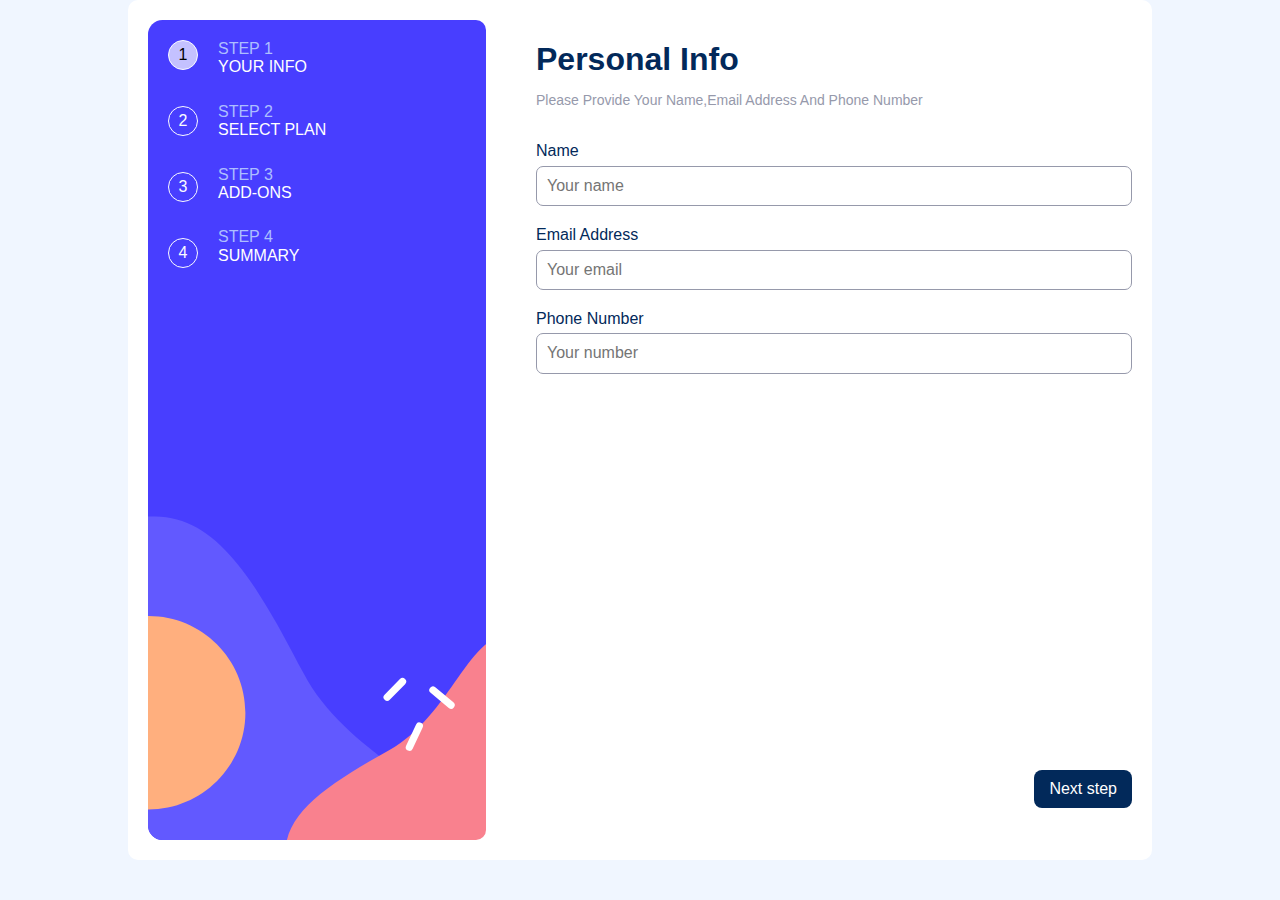
<file: index.html>
<!DOCTYPE html>
<html lang="en">
  <head>
    <meta charset="UTF-8" />
    <meta http-equiv="X-UA-Compatible" content="IE=edge" />
    <meta name="viewport" content="width=device-width, initial-scale=1.0" />
    <title>Good Steps</title>
    <link rel="stylesheet" href="style.css/normalize.css" />
    <link rel="stylesheet" href="style.css/framework.css" />
    <link rel="stylesheet" href="style.css/style.css" />
    <!-- <link rel="stylesheet" href="https://fonts.google.com/specimen/Ubuntu" /> -->
  </head>
  <body>
    <div class="container">
      <div class="side-bar">
        <ul class="numbers">
          <li class="active">1</li>
          <li>2</li>
          <li>3</li>
          <li>4</li>
        </ul>
        <ul class="info">
          <li>
            <span>step 1</span>
            <p>your info</p>
          </li>
          <li>
            <span>step 2</span>
            <p>select plan</p>
          </li>
          <li>
            <span>step 3</span>
            <p>add-ons</p>
          </li>
          <li>
            <span>step 4</span>
            <p>summary</p>
          </li>
        </ul>
      </div>
      <div class="content">
        <h1 class="special">personal info</h1>
        <p>please provide your name,email address and phone number</p>
        <form class="input1" action="plan/index.html">
          <label for="name">name</label>
          <input type="text" id="name" placeholder="Your name" required />
          <label for="mail">email address</label>
          <input type="email" id="mail" placeholder="Your email" required />
          <label for="phone">phone number</label>
          <input type="text" id="phone" placeholder="Your number" required />
        </form>
        <div class="btn1">
          <span><a class="link1" href="#">Next step</a></span>
          <span style="display: none">Go Back</span>
        </div>
      </div>
      <div class="btn2">
        <span>Next step</span>
        <span class="d-none">Go Back</span>
      </div>
    </div>
    <script src="js/main.js"></script>
  </body>
</html>
</file>
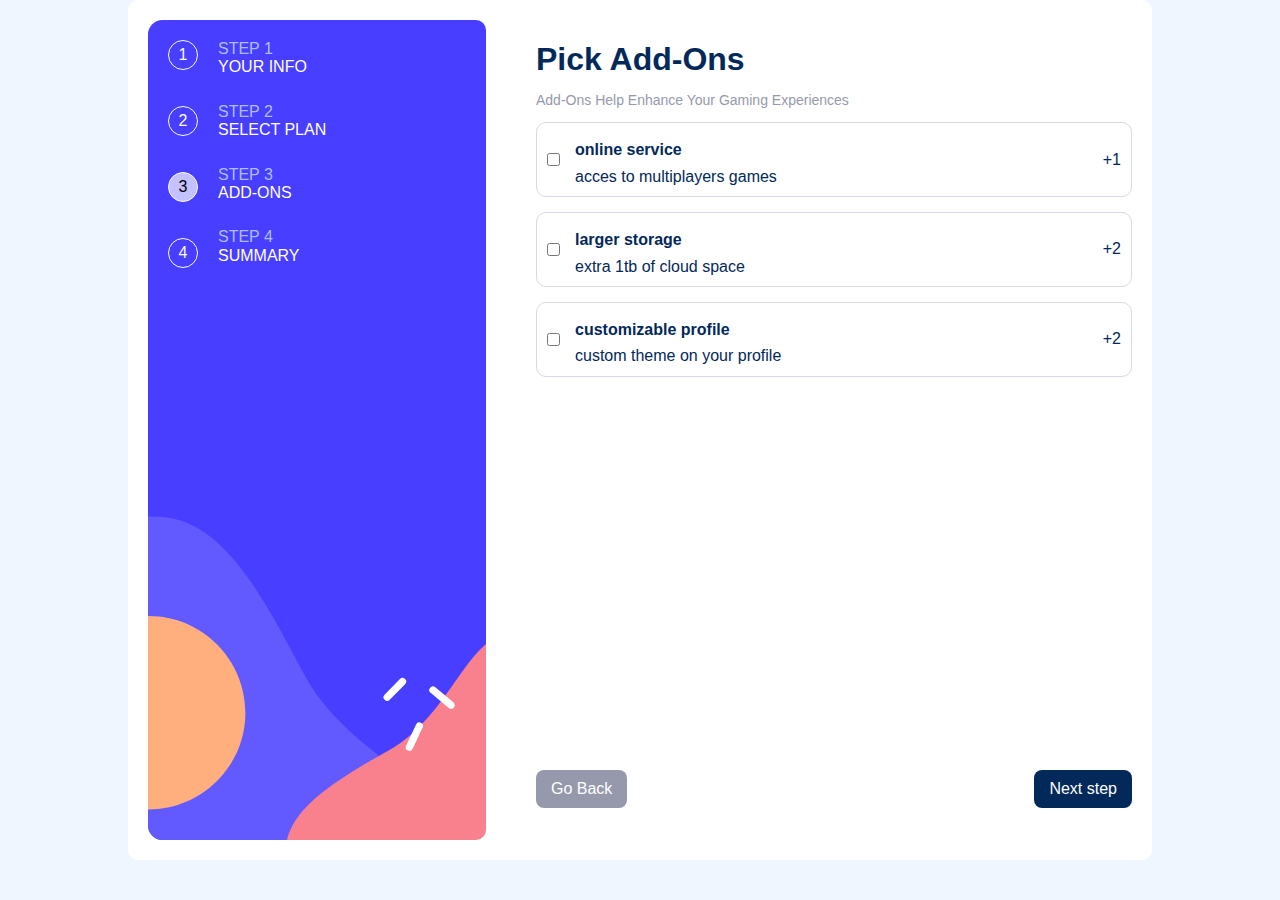
<file: add/index.html>
<!DOCTYPE html>
<html lang="en">
  <head>
    <meta charset="UTF-8" />
    <meta http-equiv="X-UA-Compatible" content="IE=edge" />
    <meta name="viewport" content="width=device-width, initial-scale=1.0" />
    <title>Good Steps</title>
    <link rel="stylesheet" href="../style.css/normalize.css" />
    <link rel="stylesheet" href="../style.css/framework.css" />
    <link rel="stylesheet" href="../style.css/style.css" />
    <link rel="stylesheet" href="https://fonts.google.com/specimen/Ubuntu" />
  </head>
  <body>
    <div class="container">
      <div class="side-bar">
        <ul class="numbers">
          <li>1</li>
          <li>2</li>
          <li class="active">3</li>
          <li>4</li>
        </ul>
        <ul class="info">
          <li>
            <span>step 1</span>
            <p>your info</p>
          </li>
          <li>
            <span>step 2</span>
            <p>select plan</p>
          </li>
          <li>
            <span>step 3</span>
            <p>add-ons</p>
          </li>
          <li>
            <span>step 4</span>
            <p>summary</p>
          </li>
        </ul>
      </div>
      <div class="content">
        <h1 class="special">pick add-ons</h1>
        <p>add-ons help enhance your gaming experiences</p>
        <div class="row">
          <label for="check1">
          <div class="detail">
            <input data-num="1" type="checkbox" checked id="check1"/>
            <div>
              <p data-num="1">online service</p>
              <span>acces to multiplayers games</span>
            </div>
          </div></label>
          <div>+<span class="price">1</span><span class="timing">$/mo</span></div>
        </div>
        <div class="row">
          <label for="check2">
          <div class="detail">
            <input data-num="2" type="checkbox" checked id="check2"/>
            <div>
              <p data-num="2">larger storage</p>
              <span>extra 1tb of cloud space</span>
            </div>
          </div></label>
          <div>+<span class="price">2</span><span class="timing">$/mo</span></div>
        </div>
        <div class="row">
          <label for="check3">
          <div class="detail">
            <input data-num="3" type="checkbox" id="check3"/>
            <div>
              <p data-num="3">customizable profile</p>
              <span>custom theme on your profile</span>
            </div>
          </div>
        </label>
          <div>+<span class="price">2</span><span class="timing">$/mo</span></div>
        </div>
        <div class="btn1">
          <span><a href="../sum/index.html">Next step</a></span>
          <span><a href="../plan/index.html">Go Back</a></span>
        </div>
      </div>
      <div class="btn2">
        <span>Next step</span>
        <span>Go Back</span>
      </div>
    </div>
    <script src="../js/main-add.js"></script>
  </body>
</html>
</file>
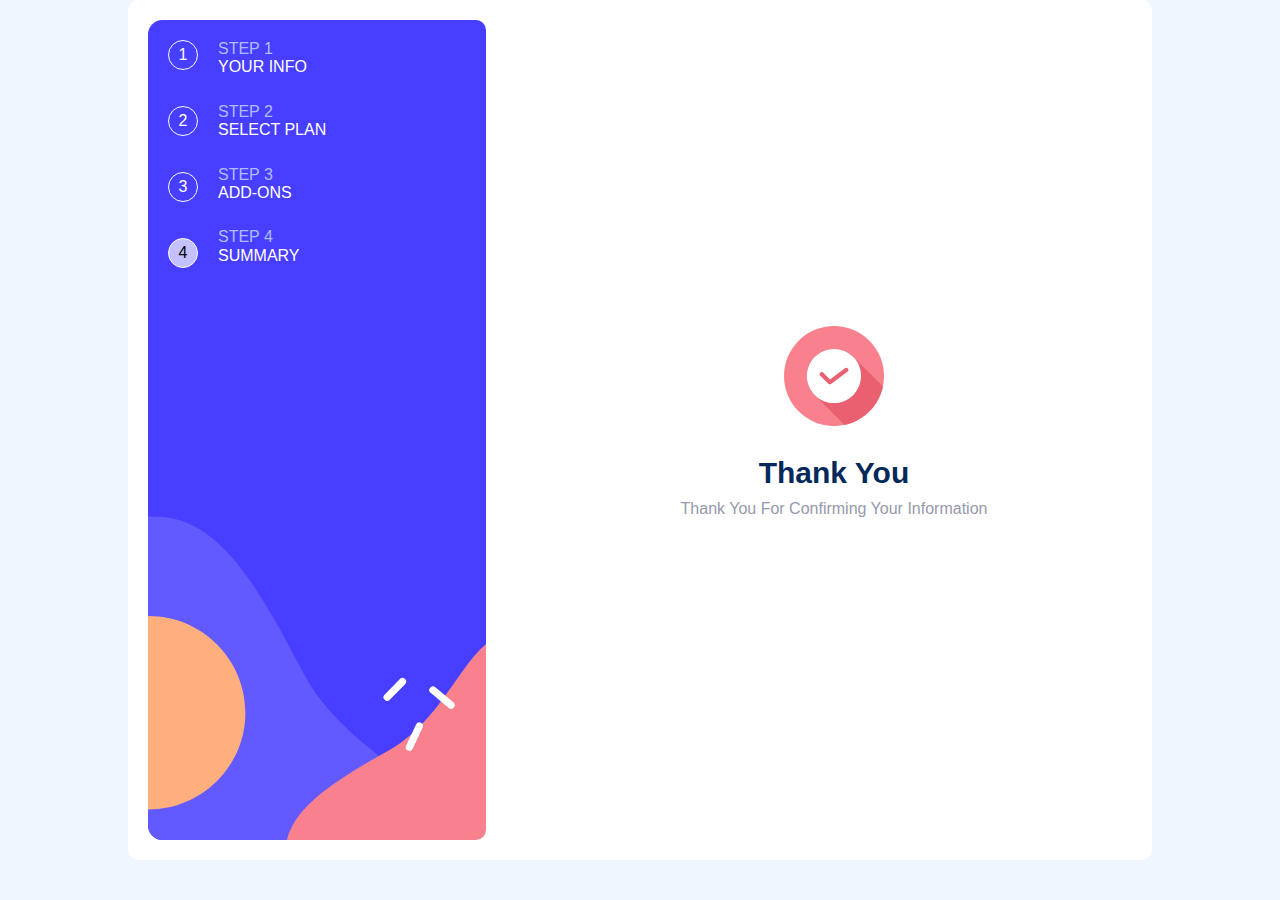
<file: confirm/index.html>
<!DOCTYPE html>
<html lang="en">
  <head>
    <meta charset="UTF-8" />
    <meta http-equiv="X-UA-Compatible" content="IE=edge" />
    <meta name="viewport" content="width=device-width, initial-scale=1.0" />
    <title>Good Steps</title>
    <link rel="stylesheet" href="../style.css/normalize.css" />
    <link rel="stylesheet" href="../style.css/framework.css" />
    <link rel="stylesheet" href="../style.css/style.css" />
    <link rel="stylesheet" href="https://fonts.google.com/specimen/Ubuntu" />
  </head>
  <body>
    <div class="container">
      <div class="side-bar">
        <ul class="numbers">
          <li>1</li>
          <li>2</li>
          <li>3</li>
          <li class="active">4</li>
        </ul>
        <ul class="info">
          <li>
            <span>step 1</span>
            <p>your info</p>
          </li>
          <li>
            <span>step 2</span>
            <p>select plan</p>
          </li>
          <li>
            <span>step 3</span>
            <p>add-ons</p>
          </li>
          <li>
            <span>step 4</span>
            <p>summary</p>
          </li>
        </ul>
      </div>
      <div
        class="content"
        style="
          text-align: center;
          display: flex;
          flex-direction: column;
          align-items: center;
          justify-content: center;
        "
      >
        <img
          class="img-c"
          src="../multi-step-form-main/assets/images/icon-thank-you.svg"
          alt=""
        />
        <p>thank you</p>
        <p class="p-c">thank you for confirming your information</p>
      </div>
    </div>

    <!-- <script src="js/main.js"></script> -->
  </body>
</html>
</file>
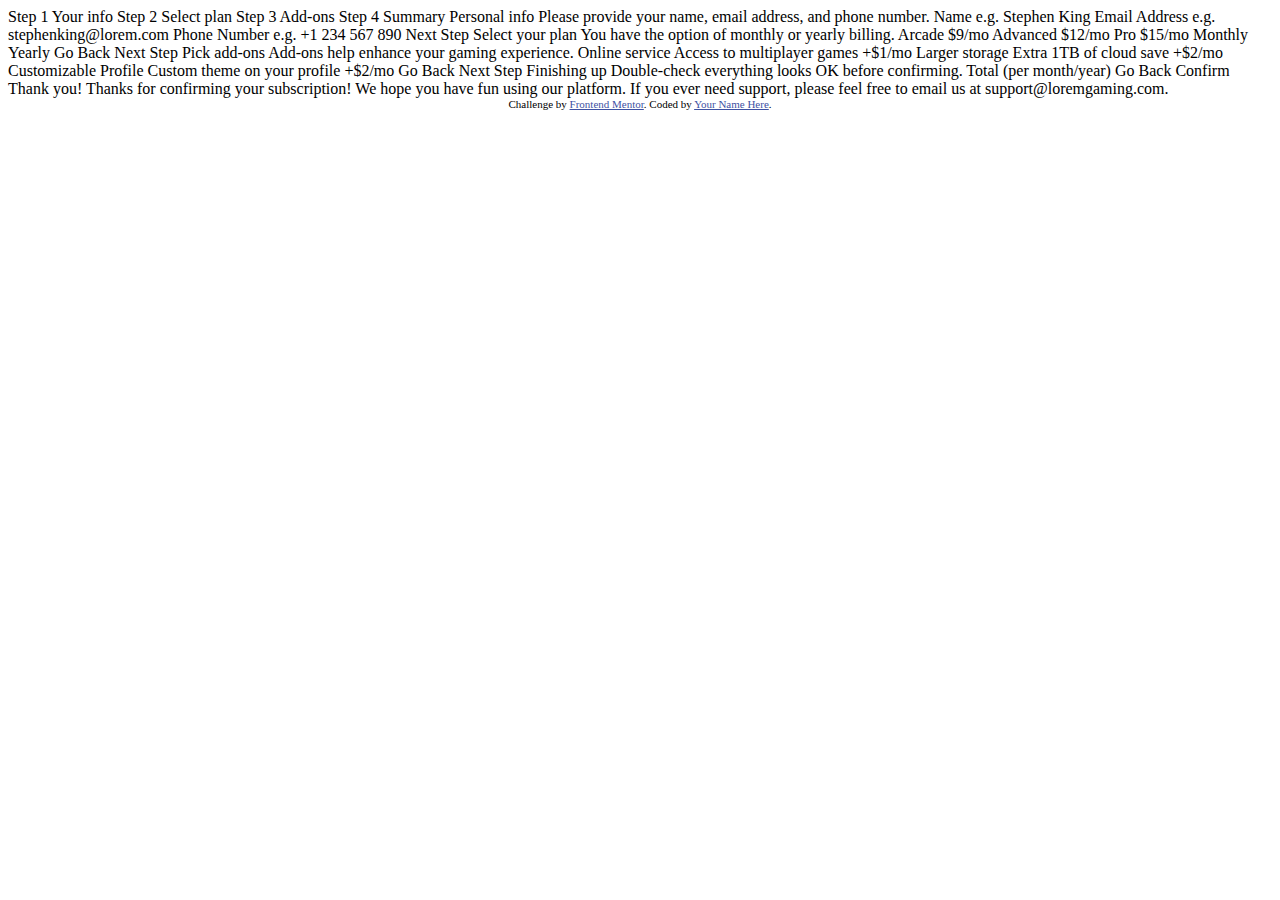
<file: multi-step-form-main/index.html>
<!DOCTYPE html>
<html lang="en">
<head>
  <meta charset="UTF-8">
  <meta name="viewport" content="width=device-width, initial-scale=1.0"> <!-- displays site properly based on user's device -->

  <link rel="icon" type="image/png" sizes="32x32" href="./assets/images/favicon-32x32.png">
  
  <title>Frontend Mentor | Multi-step form</title>

  <!-- Feel free to remove these styles or customise in your own stylesheet 👍 -->
  <style>
    .attribution { font-size: 11px; text-align: center; }
    .attribution a { color: hsl(228, 45%, 44%); }
  </style>
</head>
<body>

  <!-- Sidebar start -->

  Step 1
  Your info

  Step 2
  Select plan

  Step 3
  Add-ons

  Step 4
  Summary

  <!-- Sidebar end -->

  <!-- Step 1 start -->

  Personal info
  Please provide your name, email address, and phone number.

  Name
  e.g. Stephen King

  Email Address
  e.g. stephenking@lorem.com

  Phone Number
  e.g. +1 234 567 890

  Next Step

  <!-- Step 1 end -->

  <!-- Step 2 start -->

  Select your plan
  You have the option of monthly or yearly billing.

  Arcade
  $9/mo

  Advanced
  $12/mo

  Pro
  $15/mo

  Monthly
  Yearly

  Go Back
  Next Step

  <!-- Step 2 end -->

  <!-- Step 3 start -->

  Pick add-ons
  Add-ons help enhance your gaming experience.

  Online service
  Access to multiplayer games
  +$1/mo

  Larger storage
  Extra 1TB of cloud save
  +$2/mo

  Customizable Profile
  Custom theme on your profile
  +$2/mo

  Go Back
  Next Step

  <!-- Step 3 end -->

  <!-- Step 4 start -->

  Finishing up
  Double-check everything looks OK before confirming.

  <!-- Dynamically add subscription and add-on selections here -->

  Total (per month/year)

  Go Back
  Confirm

  <!-- Step 4 end -->

  <!-- Step 5 start -->

  Thank you!

  Thanks for confirming your subscription! We hope you have fun 
  using our platform. If you ever need support, please feel free 
  to email us at support@loremgaming.com.

  <!-- Step 5 end -->
  
  <div class="attribution">
    Challenge by <a href="https://www.frontendmentor.io?ref=challenge" target="_blank">Frontend Mentor</a>. 
    Coded by <a href="#">Your Name Here</a>.
  </div>
</body>
</html>
</file>
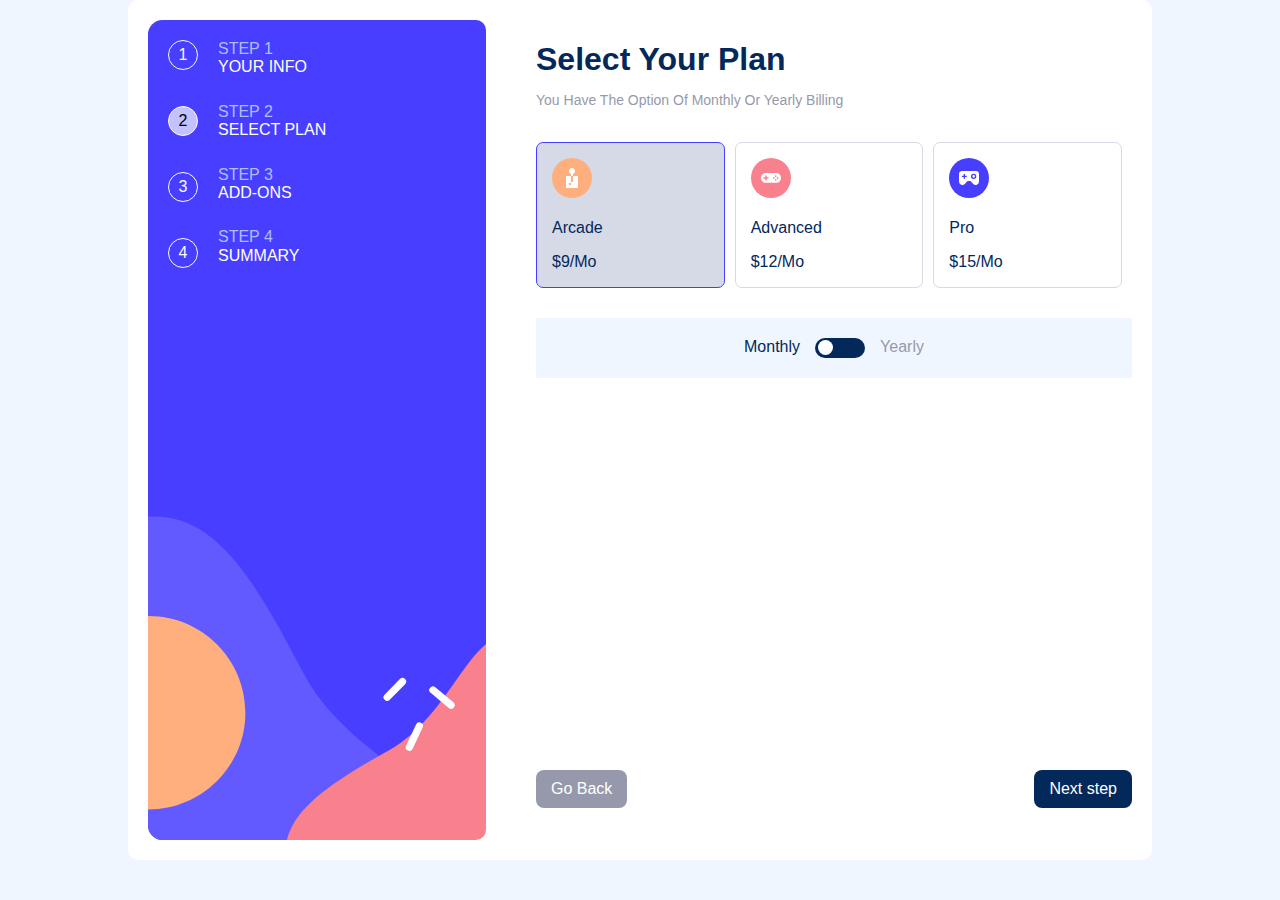
<file: plan/index.html>
<!DOCTYPE html>
<html lang="en">
  <head>
    <meta charset="UTF-8" />
    <meta http-equiv="X-UA-Compatible" content="IE=edge" />
    <meta name="viewport" content="width=device-width, initial-scale=1.0" />
    <title>Good Steps</title>
    <link rel="stylesheet" href="../style.css/normalize.css" />
    <link rel="stylesheet" href="../style.css/framework.css" />
    <link rel="stylesheet" href="../style.css/style.css" />
    <link rel="stylesheet" href="https://fonts.google.com/specimen/Ubuntu" />
  </head>
  <body>
    <div class="container">
      <div class="side-bar">
        <ul class="numbers">
          <li>1</li>
          <li class="active">2</li>
          <li>3</li>
          <li>4</li>
        </ul>
        <ul class="info">
          <li>
            <span>step 1</span>
            <p>your info</p>
          </li>
          <li>
            <span>step 2</span>
            <p>select plan</p>
          </li>
          <li>
            <span>step 3</span>
            <p>add-ons</p>
          </li>
          <li>
            <span>step 4</span>
            <p>summary</p>
          </li>
        </ul>
      </div>
      <div class="content">
        <h1 class="special">select your plan</h1>
        <p>you have the option of monthly or yearly billing</p>
        <div class="card">
          <div class="first active">
           
            <img src="../multi-step-form-main/assets/images/icon-arcade.svg" alt="">
           <div>

             <p>arcade</p>
             <span class="change">$<span class="price">9</span><span class="timing">/mo</span></span>
            </div>
          </div>
          <div class="second">
            <img src="../multi-step-form-main/assets/images/icon-advanced.svg" alt="">
            <div>

              <p>advanced</p>
              <span class="change">$<span class="price">12</span><span class="timing">/mo</span> </span>
            </div>
          </div>
          <div class="third">
            <img src="../multi-step-form-main/assets/images/icon-pro.svg" alt="">
            <div>

              <p>pro</p>
              <span class="change">$<span class="price">15</span><span class="timing">/mo</span> </span>
            </div>
          </div>
        </div>
  <div class="choosen">
  <label class="active" data-time="$/mo" for="check">monthly</label>
  <input class="input" id="check" type="checkbox">
  <label for="check" data-time="$/Yr">yearly</label>
</div>
<div class="btn1">
  <span class="one"><a href="../add/index.html">Next step</a></span>
  <span class="two"><a href="../index.html">Go Back</a></span>
</div>
</div>
<div class="btn2">
  <span>Next step</span>
  <span>Go Back</span>
</div>
    <script src="../js/main-plan.js"></script>
  </body>
</html>
</file>
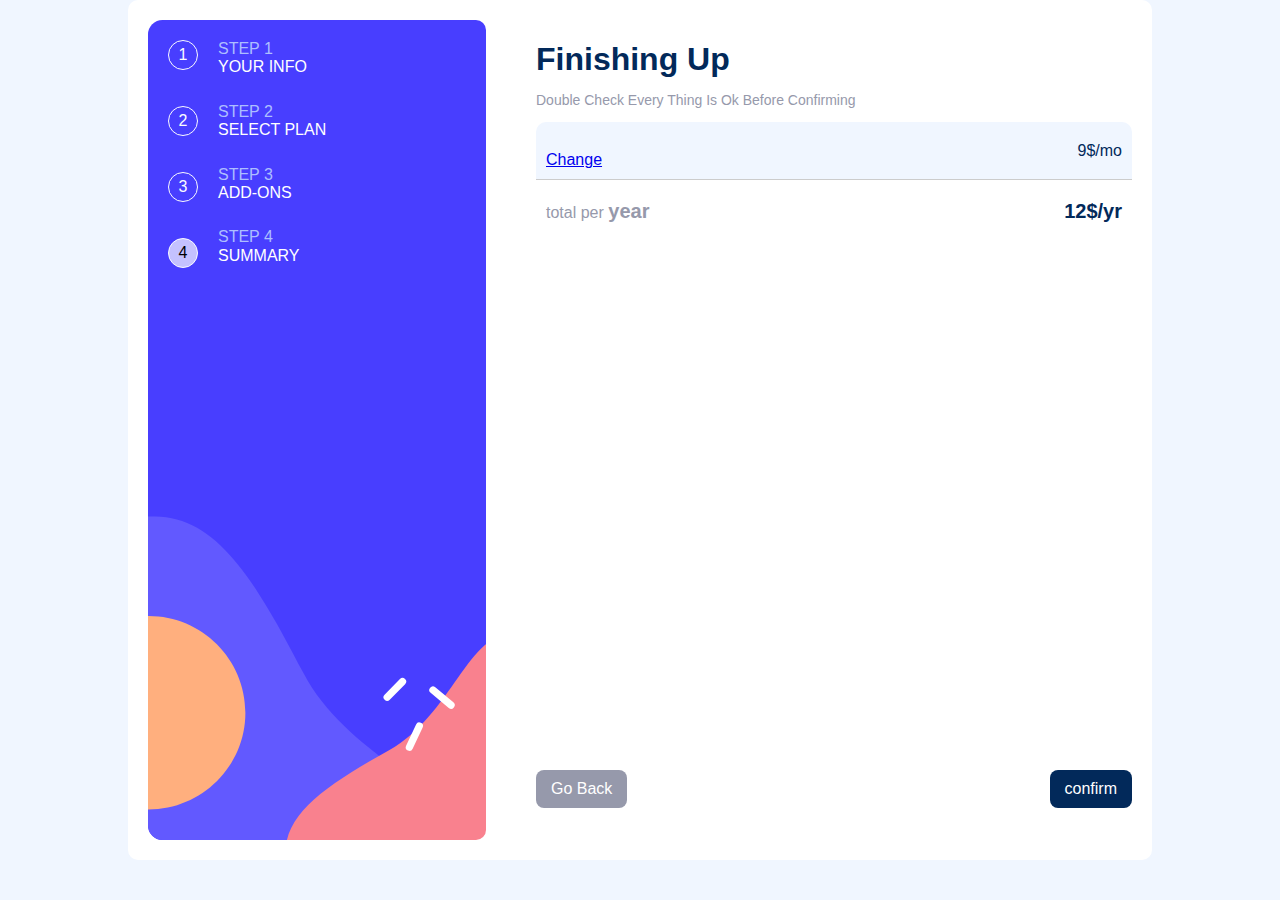
<file: sum/index.html>
<!DOCTYPE html>
<html lang="en">
  <head>
    <meta charset="UTF-8" />
    <meta http-equiv="X-UA-Compatible" content="IE=edge" />
    <meta name="viewport" content="width=device-width, initial-scale=1.0" />
    <title>Good Steps</title>
    <link rel="stylesheet" href="../style.css/normalize.css" />
    <link rel="stylesheet" href="../style.css/framework.css" />
    <link rel="stylesheet" href="../style.css/style.css" />
    <link rel="stylesheet" href="https://fonts.google.com/specimen/Ubuntu" />
  </head>
  <body>
    <div class="container">
      <div class="side-bar">
        <ul class="numbers">
          <li>1</li>
          <li>2</li>
          <li>3</li>
          <li class="active">4</li>
        </ul>
        <ul class="info">
          <li>
            <span>step 1</span>
            <p>your info</p>
          </li>
          <li>
            <span>step 2</span>
            <p>select plan</p>
          </li>
          <li>
            <span>step 3</span>
            <p>add-ons</p>
          </li>
          <li>
            <span>step 4</span>
            <p>summary</p>
          </li>
        </ul>
      </div>
      <div class="content">
        <h1 class="special">finishing up</h1>
        <p>double check every thing is ok before confirming</p>
        <div class="row1 between-flex">
          <div class="detail" style="display: block">
            <h3 class="mb-7">arcade</h3>
            <a href="../plan/index.html">Change</a>
          </div>
          <div><span class="price">9</span><span class="timing">$/mo</span></div>
        </div><div class="content1">
        <!-- <div class="row2">
          <div class="detail1">online service</div>
          <div>+2$/mo</div>
        </div> -->
        <!-- <div class="row2">
          <div class="detail1">online service</div>
          <div>+2$/mo</div>
        </div> -->
      </div>
        <div class="total">
          <span>total per <span class="time">year</span></span>
          <span class="total1">12$/yr</span>
        </div>

        <div class="btn1">
          <span><a href="../confirm/index.html">confirm</a></span>
          <span><a href="../add/index.html">Go Back</a></span>
        </div>
      </div>
      <div class="btn2">
        <span>Next step</span>
        <span>Go Back</span>
      </div>
    </div>
    <script src="../js/main-sum.js"></script>
  </body>
</html>
</file>
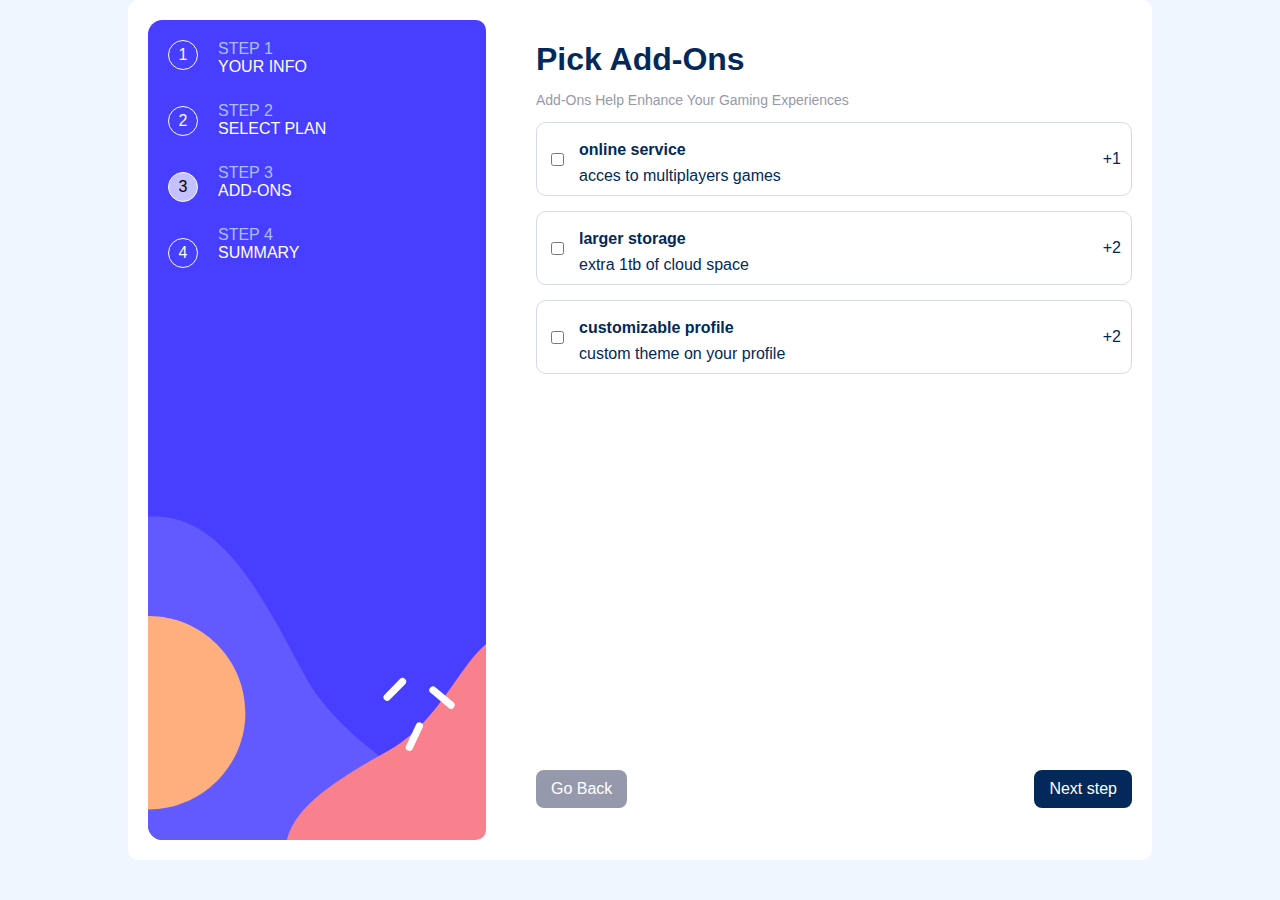
<file: add.html>
<!DOCTYPE html>
<html lang="en">
  <head>
    <meta charset="UTF-8" />
    <meta http-equiv="X-UA-Compatible" content="IE=edge" />
    <meta name="viewport" content="width=device-width, initial-scale=1.0" />
    <title>Good Steps</title>
    <link rel="stylesheet" href="style.css/style.css" />
    <link rel="stylesheet" href="style.css/framework.css" />
    <!-- <link rel="stylesheet" href="style.css/normalize.css" /> -->
    <link rel="stylesheet" href="https://fonts.google.com/specimen/Ubuntu" />
  </head>
  <body>
    <div class="container">
      <div class="side-bar">
        <ul class="numbers">
          <li>1</li>
          <li>2</li>
          <li class="active">3</li>
          <li>4</li>
        </ul>
        <ul class="info">
          <li>
            <span>step 1</span>
            <p>your info</p>
          </li>
          <li>
            <span>step 2</span>
            <p>select plan</p>
          </li>
          <li>
            <span>step 3</span>
            <p>add-ons</p>
          </li>
          <li>
            <span>step 4</span>
            <p>summary</p>
          </li>
        </ul>
      </div>
      <div class="content">
        <h1 class="special">pick add-ons</h1>
        <p>add-ons help enhance your gaming experiences</p>
        <div class="row">
          <label for="check1">
          <div class="detail">
            <input data-num="1" type="checkbox" checked id="check1"/>
            <div>
              <p data-num="1">online service</p>
              <span>acces to multiplayers games</span>
            </div>
          </div></label>
          <div>+<span class="price">1</span><span class="timing">$/mo</span></div>
        </div>
        <div class="row">
          <label for="check2">
          <div class="detail">
            <input data-num="2" type="checkbox" checked id="check2"/>
            <div>
              <p data-num="2">larger storage</p>
              <span>extra 1tb of cloud space</span>
            </div>
          </div></label>
          <div>+<span class="price">2</span><span class="timing">$/mo</span></div>
        </div>
        <div class="row">
          <label for="check3">
          <div class="detail">
            <input data-num="3" type="checkbox" id="check3"/>
            <div>
              <p data-num="3">customizable profile</p>
              <span>custom theme on your profile</span>
            </div>
          </div>
        </label>
          <div>+<span class="price">2</span><span class="timing">$/mo</span></div>
        </div>
        <div class="btn1">
          <span><a href="summery.html">Next step</a></span>
          <span><a href="plan.html">Go Back</a></span>
        </div>
      </div>
      <div class="btn2">
        <span>Next step</span>
        <span>Go Back</span>
      </div>
    </div>
    <script src="js/main-add.js"></script>
  </body>
</html>
</file>
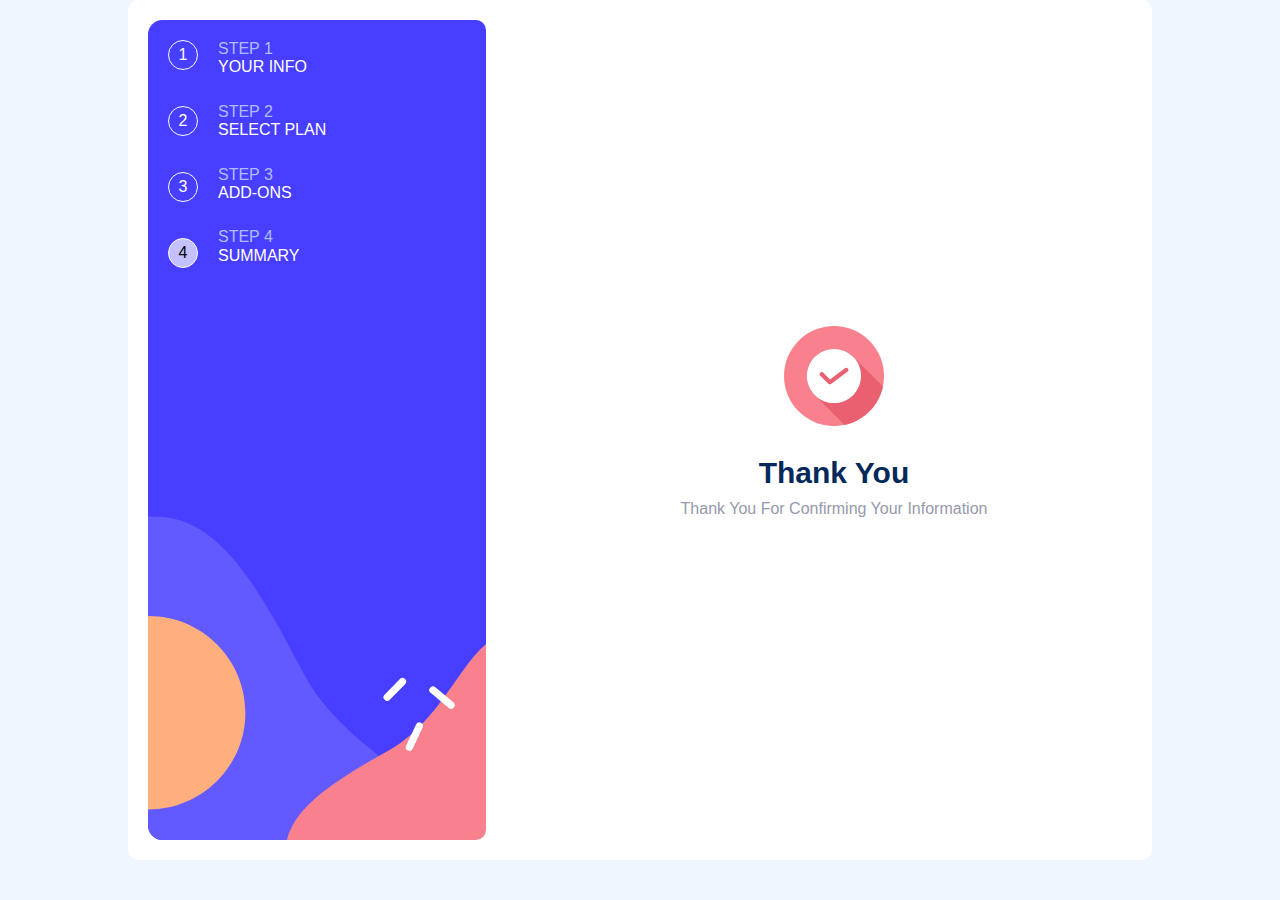
<file: confirm.html>
<!DOCTYPE html>
<html lang="en">
  <head>
    <meta charset="UTF-8" />
    <meta http-equiv="X-UA-Compatible" content="IE=edge" />
    <meta name="viewport" content="width=device-width, initial-scale=1.0" />
    <title>Good Steps</title>
    <link rel="stylesheet" href="style.css/normalize.css" />
    <link rel="stylesheet" href="style.css/framework.css" />
    <link rel="stylesheet" href="style.css/style.css" />
    <link rel="stylesheet" href="https://fonts.google.com/specimen/Ubuntu" />
  </head>
  <body>
    <div class="container">
      <div class="side-bar">
        <ul class="numbers">
          <li>1</li>
          <li>2</li>
          <li>3</li>
          <li class="active">4</li>
        </ul>
        <ul class="info">
          <li>
            <span>step 1</span>
            <p>your info</p>
          </li>
          <li>
            <span>step 2</span>
            <p>select plan</p>
          </li>
          <li>
            <span>step 3</span>
            <p>add-ons</p>
          </li>
          <li>
            <span>step 4</span>
            <p>summary</p>
          </li>
        </ul>
      </div>
      <div
        class="content"
        style="
          text-align: center;
          display: flex;
          flex-direction: column;
          align-items: center;
          justify-content: center;
        "
      >
        <img
          class="img-c"
          src="/multi-step-form-main/assets/images/icon-thank-you.svg"
          alt=""
        />
        <p>thank you</p>
        <p class="p-c">thank you for confirming your information</p>
      </div>
    </div>

    <script src="js/main.js"></script>
  </body>
</html>
</file>
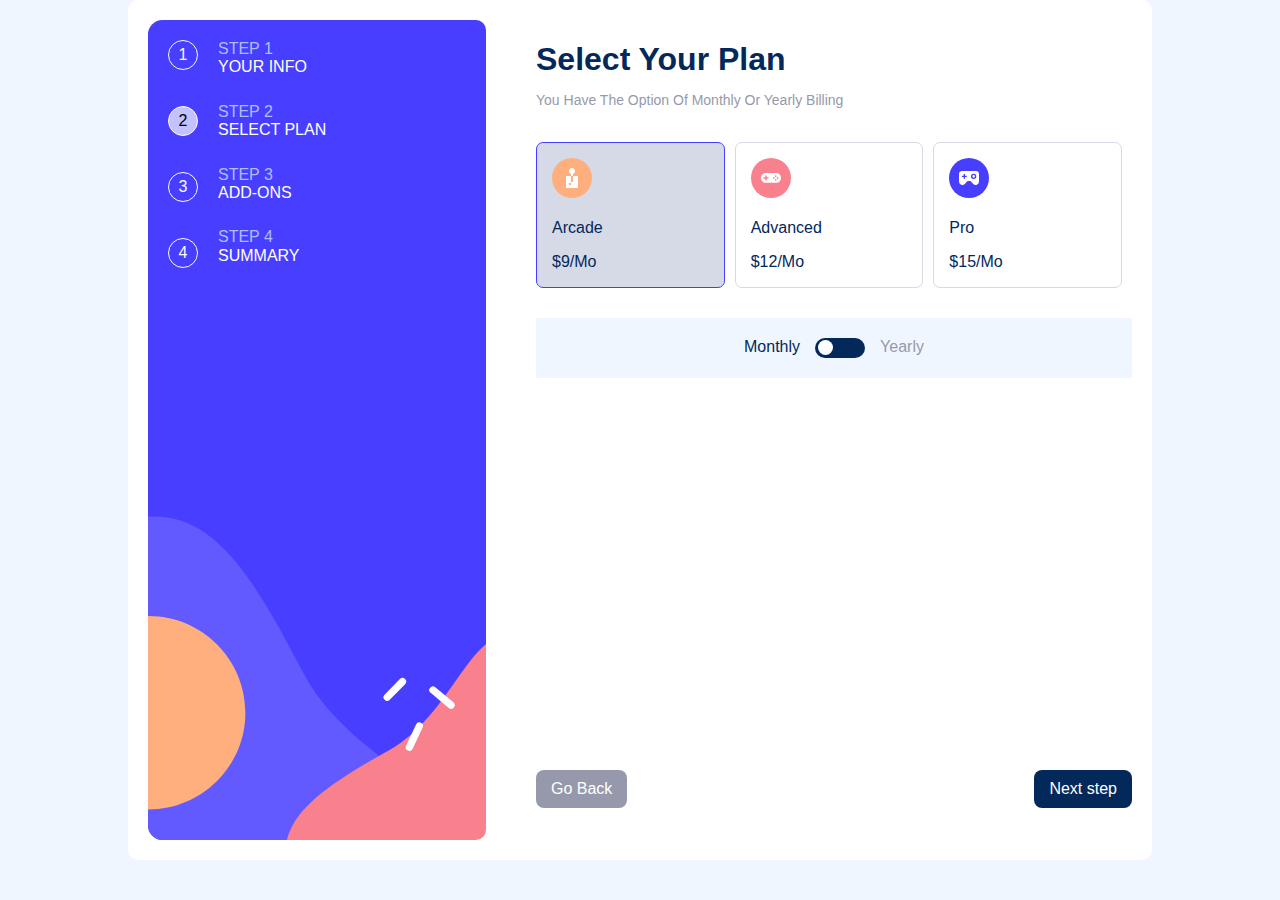
<file: plan.html>
<!DOCTYPE html>
<html lang="en">
  <head>
    <meta charset="UTF-8" />
    <meta http-equiv="X-UA-Compatible" content="IE=edge" />
    <meta name="viewport" content="width=device-width, initial-scale=1.0" />
    <title>Good Steps</title>
    <link rel="stylesheet" href="style.css/normalize.css" />
    <link rel="stylesheet" href="style.css/framework.css" />
    <link rel="stylesheet" href="style.css/style.css" />
    <link rel="stylesheet" href="https://fonts.google.com/specimen/Ubuntu" />
  </head>
  <body>
    <div class="container">
      <div class="side-bar">
        <ul class="numbers">
          <li>1</li>
          <li class="active">2</li>
          <li>3</li>
          <li>4</li>
        </ul>
        <ul class="info">
          <li>
            <span>step 1</span>
            <p>your info</p>
          </li>
          <li>
            <span>step 2</span>
            <p>select plan</p>
          </li>
          <li>
            <span>step 3</span>
            <p>add-ons</p>
          </li>
          <li>
            <span>step 4</span>
            <p>summary</p>
          </li>
        </ul>
      </div>
      <div class="content">
        <h1 class="special">select your plan</h1>
        <p>you have the option of monthly or yearly billing</p>
        <div class="card">
          <div class="first active">
           
            <img src="./multi-step-form-main/assets/images/icon-arcade.svg" alt="">
           <div>

             <p>arcade</p>
             <span class="change">$<span class="price">9</span><span class="timing">/mo</span></span>
            </div>
          </div>
          <div class="second">
            <img src="./multi-step-form-main/assets/images/icon-advanced.svg" alt="">
            <div>

              <p>advanced</p>
              <span class="change">$<span class="price">12</span><span class="timing">/mo</span> </span>
            </div>
          </div>
          <div class="third">
            <img src="./multi-step-form-main/assets/images/icon-pro.svg" alt="">
            <div>

              <p>pro</p>
              <span class="change">$<span class="price">15</span><span class="timing">/mo</span> </span>
            </div>
          </div>
        </div>
  <div class="choosen">
  <label class="active" data-time="$/mo" for="check">monthly</label>
  <input class="input" id="check" type="checkbox">
  <label for="check" data-time="$/Yr">yearly</label>
</div>
<div class="btn1">
  <span class="one"><a href="add.html">Next step</a></span>
  <span class="two"><a href="index.html">Go Back</a></span>
</div>
</div>
<div class="btn2">
  <span>Next step</span>
  <span>Go Back</span>
</div>
    <script src="js/main-plan.js"></script>
  </body>
</html>
</file>
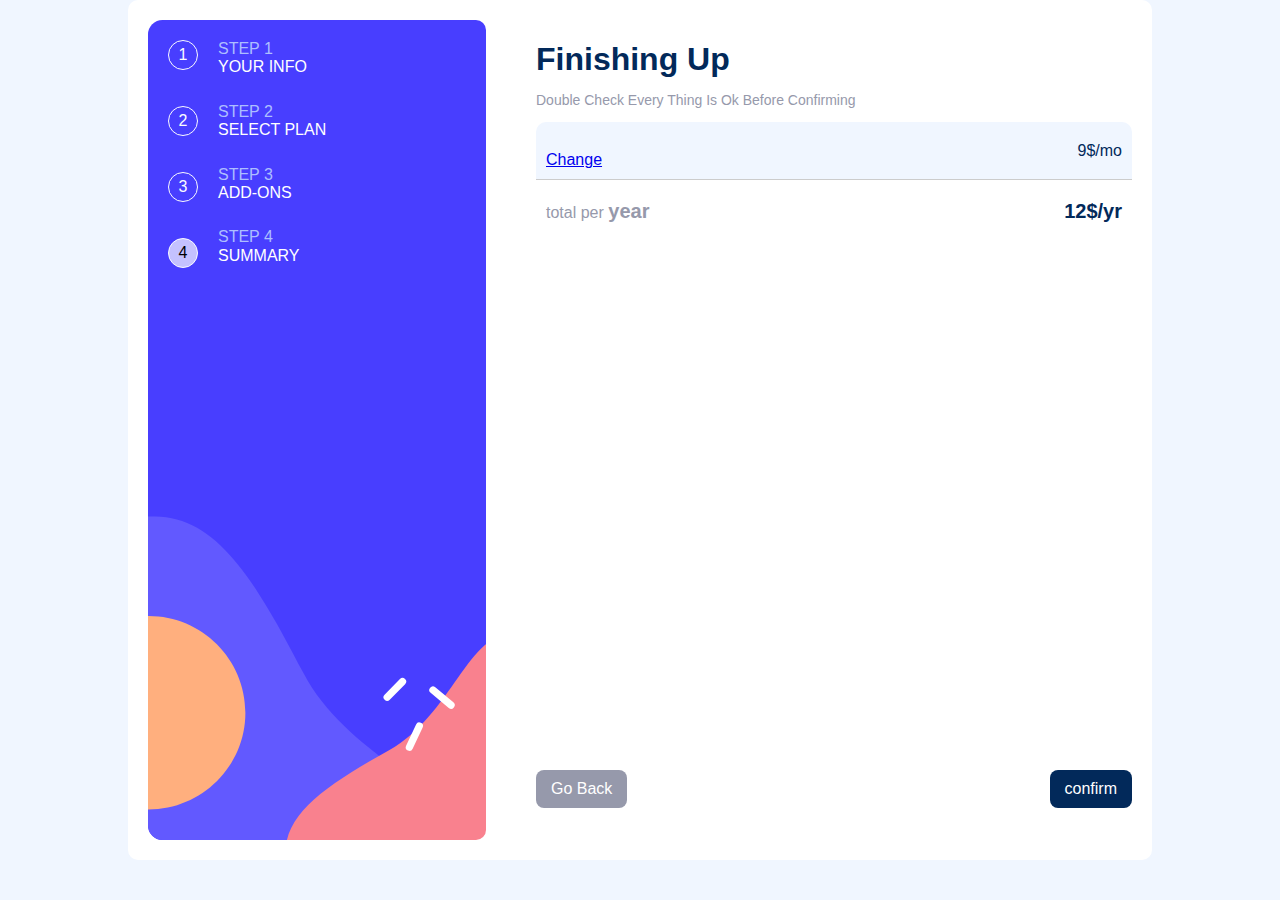
<file: summery.html>
<!DOCTYPE html>
<html lang="en">
  <head>
    <meta charset="UTF-8" />
    <meta http-equiv="X-UA-Compatible" content="IE=edge" />
    <meta name="viewport" content="width=device-width, initial-scale=1.0" />
    <title>Good Steps</title>
    <link rel="stylesheet" href="style.css/normalize.css" />
    <link rel="stylesheet" href="style.css/framework.css" />
    <link rel="stylesheet" href="style.css/style.css" />
    <link rel="stylesheet" href="https://fonts.google.com/specimen/Ubuntu" />
  </head>
  <body>
    <div class="container">
      <div class="side-bar">
        <ul class="numbers">
          <li>1</li>
          <li>2</li>
          <li>3</li>
          <li class="active">4</li>
        </ul>
        <ul class="info">
          <li>
            <span>step 1</span>
            <p>your info</p>
          </li>
          <li>
            <span>step 2</span>
            <p>select plan</p>
          </li>
          <li>
            <span>step 3</span>
            <p>add-ons</p>
          </li>
          <li>
            <span>step 4</span>
            <p>summary</p>
          </li>
        </ul>
      </div>
      <div class="content">
        <h1 class="special">finishing up</h1>
        <p>double check every thing is ok before confirming</p>
        <div class="row1 between-flex">
          <div class="detail" style="display: block">
            <h3 class="mb-7">arcade</h3>
            <a href="plan.html">Change</a>
          </div>
          <div><span class="price">9</span><span class="timing">$/mo</span></div>
        </div><div class="content1">
        <!-- <div class="row2">
          <div class="detail1">online service</div>
          <div>+2$/mo</div>
        </div> -->
        <!-- <div class="row2">
          <div class="detail1">online service</div>
          <div>+2$/mo</div>
        </div> -->
      </div>
        <div class="total">
          <span>total per <span class="time">year</span></span>
          <span class="total1">12$/yr</span>
        </div>

        <div class="btn1">
          <span><a href="confirm.html">confirm</a></span>
          <span><a href="add.html">Go Back</a></span>
        </div>
      </div>
      <div class="btn2">
        <span>Next step</span>
        <span>Go Back</span>
      </div>
    </div>
    <script src="js/main-sum.js"></script>
  </body>
</html>
</file>
<file: style.css/framework.css>
/* start padding and margin */


.p-20 {
    padding: 20px;
}
.mb-7 {
    margin-bottom: 7px;
}


/* end padding and margin */

/* start flex-grid systems */

.d-flex {
    display: flex;
}
.d-block {
    display: block;
}
.align-center {
    align-items: center;
}
.gap-20 {
    gap: 20px;
}
.between-flex {
    display: flex;
    align-items: center;
    justify-content: space-between;
}

/* end flex-grid systems */
</file>
<file: style.css/style.css>
:root {
--color-blue: hsl(213, 96%, 18%);
--color-Purplish-blue: hsl(243, 100%, 62%);
--color-Pastel-blue: hsl(228, 100%, 84%);
--color-Light-blue: hsl(206, 94%, 87%);
--color-Strawberry-red: hsl(354, 84%, 57%);
--color-Cool-gray: hsl(231, 11%, 63%);
--color-Light-gray: hsl(229, 24%, 87%);
--color-Magnolia: hsl(217, 100%, 97%);
--color-Alabaster: hsl(231, 100%, 99%);
--color-White: hsl(0, 0%, 100%);
}

* {
    -webkit-box-sizing: border-box;
    -moz-box-sizing: border-box;
    box-sizing: border-box;
}

body {
    background-color: var(--color-Magnolia);
    margin: 0;
    padding: 0;
    font-family: sans-serif;
    /* background-color: white; */
}

.container{
    width: 80vw;
    padding: 20px;
    margin-left: auto;
    margin-right: auto;
    display: flex;
    justify-content: space-between;
    /* align-items: center; */
    background-color: var(--color-White);
    border-radius: 10px;
}
/* @media (max-width: 768px) {
    .container {
        width: 375px;
    }
    
}
@media (min-width: 992px) {
    .container {
        width: 950px;
    }
    
}
@media (min-width: 1200px) {
    .container {
        width: 1170px;
    }
} */

/* start sidebar */


.container .side-bar {
    background-image: url(../multi-step-form-main/assets/images/bg-sidebar-desktop.svg);
    background-size: cover;
    flex: 1;
    height: calc(100vh - 80px);
    padding: 20px;
    display: flex;
    margin-right: 50px;
    border-radius: 10px;

}
.side-bar ul {
    list-style-type: none;
    margin: 0;
    padding: 0;
}

.side-bar .numbers li {
    width: 30px;
    height: 30px;
    padding: 0;
    /* background-color: #ffffffad; */
    border-radius: 50%;
    margin: 0 20px 36px 0;
    display: flex;
    justify-content: center;
    align-items: center;
    border: 1px solid var(--color-Alabaster);
    color: var(--color-Alabaster);

}
.side-bar .numbers li.active {
    background-color: #ffffffad;
    color: black;
}

.side-bar .info li {
    margin-bottom: 26px;
    text-transform: uppercase;}
.side-bar .info li span {
    color: var(--color-Pastel-blue);
    font-size: 16px;
    text-transform: uppercase;
}
.side-bar .info li p {
    margin: 0;
    /* font-size: 20px; */
    color: var(--color-White);
}
@media (max-width: 768px) {
    .container {
        background-color: var(--color-Magnolia);
                flex-direction: column;
        padding-top: 0px;
        position: relative;
    }
    .container .side-bar {
        background-image: url(../multi-step-form-main/assets/images/bg-sidebar-mobile.svg);
        position: absolute;
        width: 100vw;
        left: 0;
        height: auto;
        border-radius: 0;
        width: 1;
    }
    .side-bar .numbers {
        flex-direction: row;
        display: flex;
        margin: 0 auto;
    }
    .side-bar .info {
        display: none;
    }
}

/* end sidebar */


/* start content  */

.container .content {
    flex: 2;
    margin-left: auto;
    margin-right: auto;
    display: flex;
    flex-direction: column;
    position: relative;
    color: var(--color-blue);
    justify-self: auto;
}

.content h1{
    margin-bottom: 0;
    text-transform: capitalize;
}
.content h1 + p {
    font-size: 14px;
    text-transform: capitalize;
    color: var(--color-Cool-gray);
}
/* .content form {} */
.content form label {
    text-transform: capitalize;
    display: block;
    margin: 20px 0 5px;
}
.content form input {
    width: -webkit-fill-available;
        padding: 10px;
    border: 1px solid var(--color-Cool-gray);
    outline: none;
    border-radius: 7px;
}.content form input:focus {
    outline: 1px solid var(--color-blue);
}
/* .content span {
    position: absolute;
    right: 50px;
    bottom: 50px;
    display: block;
    width: fit-content;
    background-color: var(--color-blue);
    color: var(--color-White);
    padding: 10px 15px;
    border-radius: 7px;
} */
.d-none {
    display: none;

}
.container  div.btn2 {
    display: none;
}

.content .btn1 {
    width: 100%;
    height: 50px;
    background-color: var(--color-White);
    position: absolute;
    bottom: 20px;
    left: 0;
}
.content .btn1 span {
    width: fit-content;
    display: block;
    background-color: var(--color-blue);
    color: var(--color-White);
    padding: 10px 15px;
    border-radius: 8px;
    position: absolute;
    right: 0;
    cursor: pointer;
}
.content .btn1 span:last-child {
    left: 0;
    background-color: var(--color-Cool-gray);
    transition: 0.3s;
    cursor: pointer;
}
.content .btn1 span:last-child:hover {
    background-color: var(--color-blue);
}
@media (max-width: 768px) {
    .content{
        background-color: var(--color-White);
        padding: 20px;
        border-radius: 10px;
        position: absolute;
        top: 75px;
    }
    .content .btn1 {
        display: none;

    }
    
    .container > div.btn2 {
        width: 100%;
        height: 70px;
        background-color: var(--color-White);
        position: fixed;
        left: 0;
        bottom: 0;
        display: block;
    }
    .container > .btn2 span {
        position: absolute;
        right: 20px;
        bottom: 18px;
        background-color: var(--color-blue);
        color: var(--color-White);
        padding: 10px 15px;
        border-radius: 10px;
        cursor: pointer;
    }
    .container .btn2 span:last-child {
        left: 20px;
        background-color: var(--color-Cool-gray);
        transition: 0.3s;
        width: fit-content;
        cursor: pointer;
        
    }
    .container .btn2 span:last-child:hover {
        background-color: var(--color-blue);
    }
    
}
/* .content form input {} */

/* end content  */


/* ==============================plan page============================== */
.card {
    display: flex;
    justify-content: space-between;
    margin: 20px 0;
    cursor: pointer;
    transition: 0.3s;
}
.card > div {
    width: calc(100% / 3);
    /* background-color: red; */
    margin-right: 10px;
    border: 1px solid var(--color-Light-gray);
    padding: 15px;
    text-transform: capitalize;
    transition: 0.3s;
    border-radius: 7px;
    
}
.card div.active{
    background-color: var(--color-Light-gray);
    border: 1px solid var(--color-Purplish-blue) ; 
}
.card  > div:hover {
    border: 1px solid var(--color-Purplish-blue) ; }
    .card + div {
        background-color: var(--color-Magnolia);
    display: flex;
    justify-content: center;
    padding: 20px;
    margin: 10px 0;
    text-transform: capitalize;
    }
    .choosen input {
        margin-left: 15px;
        margin-right: 15px;
        appearance: none;
        width: 50px;
        height: 20px;
        background-color: var(--color-blue);
        border-radius: 10px;
        position: relative;
        cursor: pointer;
        transition: 0.3s;
    }
    .choosen input::before {
        content: "";
        position: absolute;
        width: 15px;
        height: 15px;
        background-color: white;
        left: 3px;
        top: 2px;
        z-index: 100;
        border-radius: 50%;
        transition: 0.3s;
     }
        .choosen input.toggel::before {
            left: 30px;

        }
    .choosen label {
        color: var(--color-Cool-gray);
        transition: 0.3s;
    }
    .choosen label.active {
        color: var(--color-blue);;
        transition: 0.3s;
    }

    @media (max-width: 768px) {
        .card {
            flex-direction: column;
            margin-bottom: 0;
            margin-top: 0;
        }
        .card > div {
            
            display: flex;
            width: 89%;
            margin-bottom: 10px;
            height: 35px;
        }
        .card > div >img {
            margin-right: 15px;
        }
        .card > div p {
            margin: 0;
            margin-bottom: 5px;
        }
        .card > div:last-child {
            margin-bottom: 0;
        }
        .choosen {
            height: 16px;
        }
    }

    /* ============================================add page====================== */


    .row {
        display: flex;
        justify-content: space-between;
        border: 1px solid var(--color-Light-gray);
        border-radius: 10px;
        margin-bottom: 15px;
        padding: 10px;
        align-items: center;
    }
    .row:hover {
        border: 1px solid var(--color-blue);
    }
    .row.active {
        border: 1px solid var(--color-blue);
    }
    .row .detail {
        cursor: pointer;
        display: flex;
        align-items: center;
    }
    .row .detail input {
        margin-right: 15px;
    }
    .row .detail div p {
        margin: 8px 0;
        font-weight: bold;
    }
    /* .row .detail div span{}
    .row div:last-child{} */



    /*start summery page  */
    .row1 {
        background-color: var(--color-Magnolia);
    padding: 10px;
    border-radius: 10px 10px 0 0;
    border-bottom: 1px solid #ccc;
    }
    .row2 {
    background-color: var(--color-Magnolia);
    padding: 10px;
    display: flex;
    justify-content: space-between;
}
.total {
    padding: 10px;
    display: flex;
    justify-content: space-between;
    margin-top: 10px;
}
.total span:first-child {
    color: var(--color-Cool-gray);
}
.total span:last-child {
    font-size: 20px;
    font-weight: bold;
}
    
    /*end summery page  */
    /* start confirming  */
    
    .content .img-c {
    width: 100px;
}
    .content .img-c + p{
        font-size: 30px;
        font-weight: bold;
        margin-bottom: 10px;
        text-transform: capitalize;
    }
    .content .p-c {
        text-transform: capitalize;
        color: var(--color-Cool-gray);
        margin-top: 0;

    }
    /* end confirming  */
    span a {
        color: white;
        text-decoration: none;
    }
</file>
